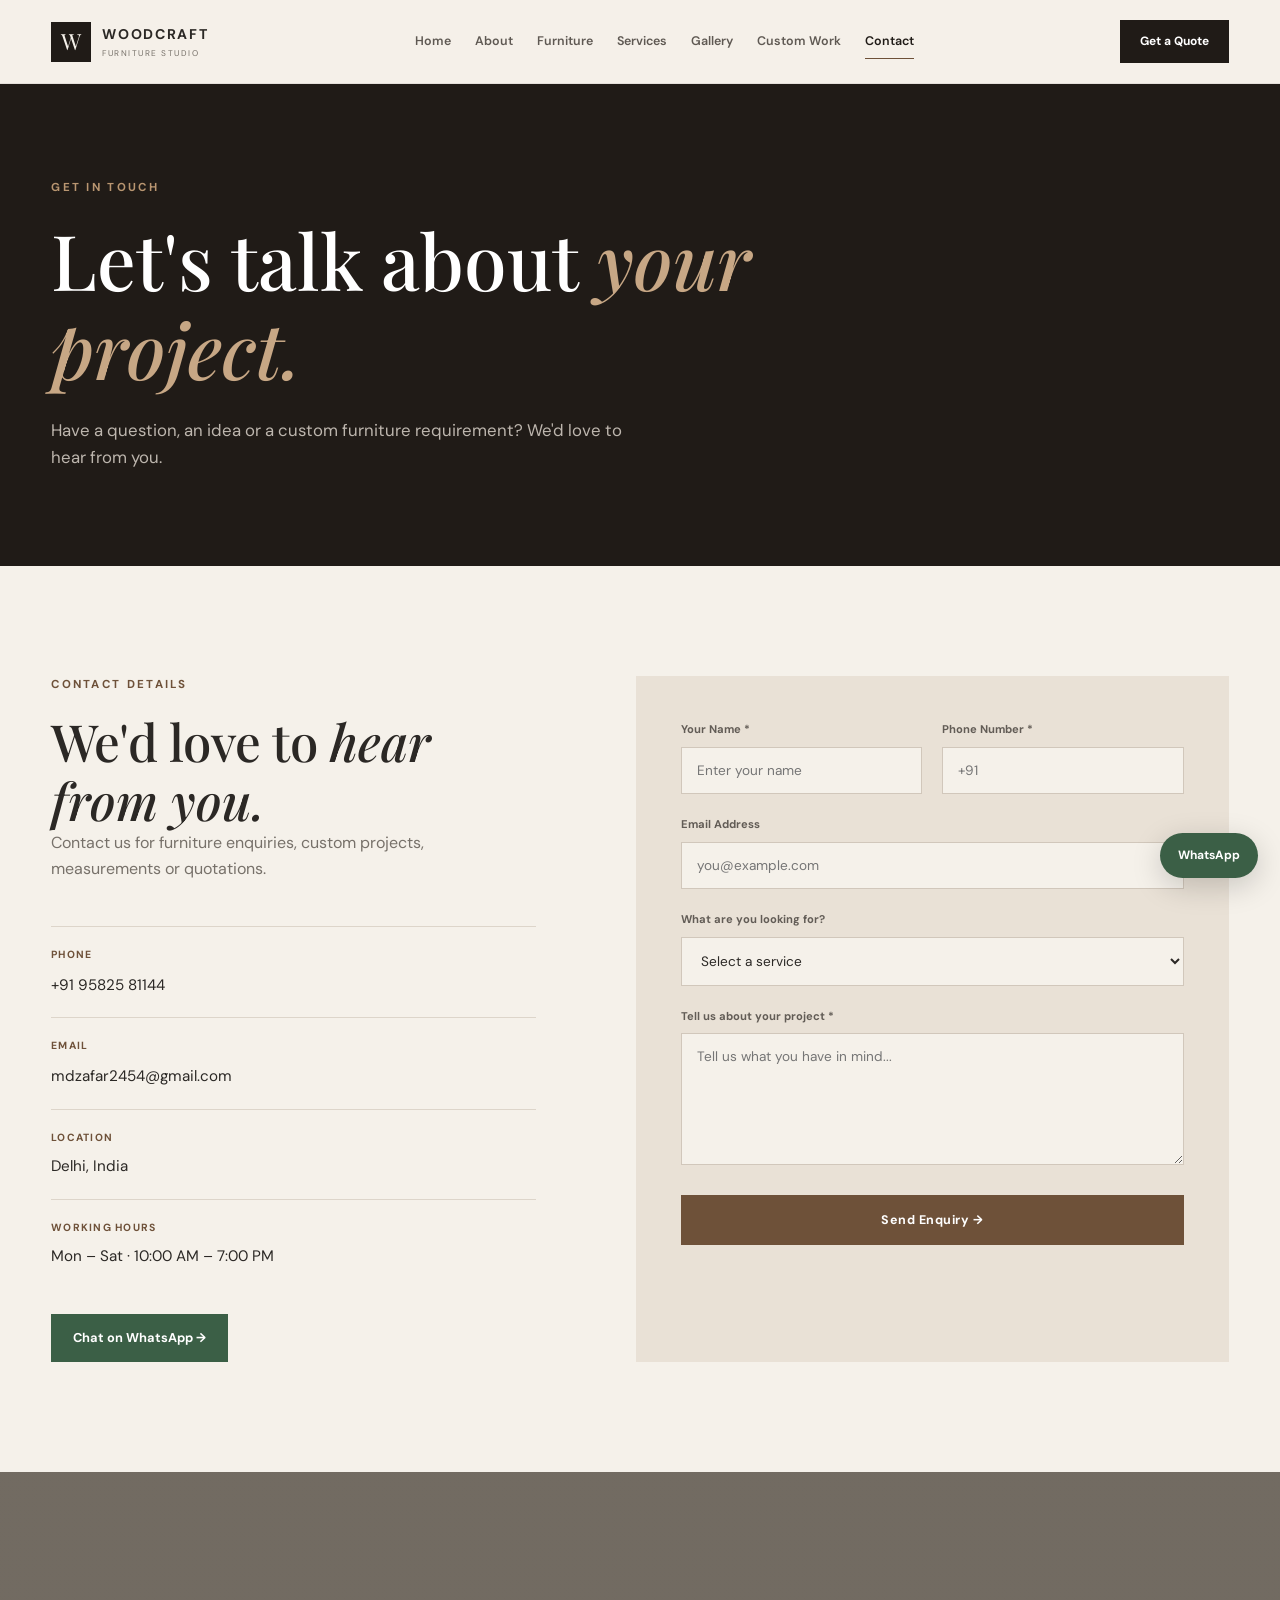
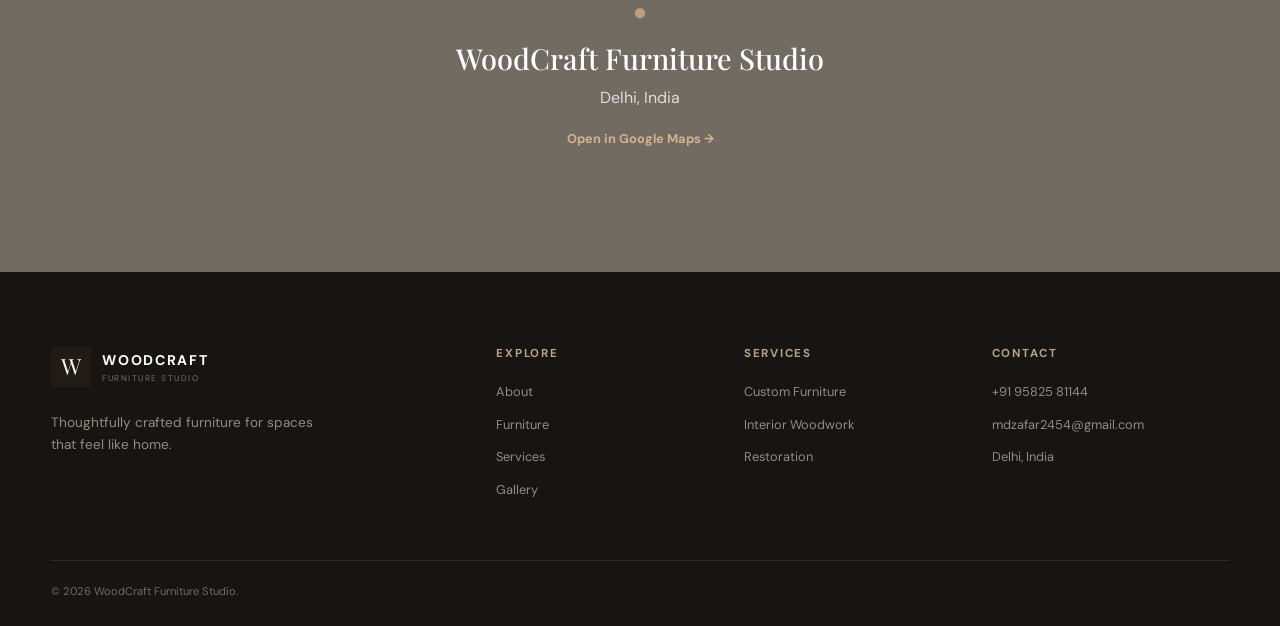
<file: contact.html>
<!DOCTYPE html>
<html lang="en">
<head>
    <meta charset="UTF-8">
    <meta name="viewport" content="width=device-width, initial-scale=1.0">

    <title>Contact | WoodCraft Furniture</title>

    <link rel="preconnect" href="https://fonts.googleapis.com">
    <link rel="preconnect" href="https://fonts.gstatic.com" crossorigin>
    <link href="https://fonts.googleapis.com/css2?family=DM+Sans:wght@400;500;600;700&family=Playfair+Display:wght@500;600;700&display=swap" rel="stylesheet">
    <link rel="icon" type="image/png" href="Assets/favicon.png">

    <link rel="stylesheet" href="CSS/style.css">
</head>

<body>

<header class="navbar">
    <div class="container nav-container">

        <a href="index.html" class="logo">
            <span class="logo-mark">W</span>
            <span>
                <strong>WOODCRAFT</strong>
                <small>FURNITURE STUDIO</small>
            </span>
        </a>

        <nav class="nav-menu" id="navMenu">
            <a href="index.html">Home</a>
            <a href="about.html">About</a>
            <a href="furniture.html">Furniture</a>
            <a href="services.html">Services</a>
            <a href="gallery.html">Gallery</a>
            <a href="custom-work.html">Custom Work</a>
            <a href="contact.html" class="active">Contact</a>
        </nav>

        <a href="contact.html" class="nav-button">Get a Quote</a>

        <button class="menu-toggle" id="menuToggle">☰</button>

    </div>
</header>


<section class="page-hero compact">

    <div class="container">

        <p class="section-label">GET IN TOUCH</p>

        <h1>
            Let's talk about
            <em>your project.</em>
        </h1>

        <p>
            Have a question, an idea or a custom furniture requirement?
            We'd love to hear from you.
        </p>

    </div>

</section>


<section class="section contact-section">

    <div class="container contact-grid">

        <div class="contact-info">

            <p class="section-label">CONTACT DETAILS</p>

            <h2 class="section-title">
                We'd love to
                <em>hear from you.</em>
            </h2>

            <p class="muted-text">
                Contact us for furniture enquiries, custom projects,
                measurements or quotations.
            </p>


            <div class="contact-details">

                <div class="contact-detail">
                    <span>PHONE</span>
                    <a href="tel:+919582581144">
                        +91 95825 81144
                    </a>
                </div>

                <div class="contact-detail">
                    <span>EMAIL</span>
                    <a href="mailto: mdzafar2454@gmail.com">
                        mdzafar2454@gmail.com
                    </a>
                </div>

                <div class="contact-detail">
                    <span>LOCATION</span>
                    <p>Delhi, India</p>
                </div>

                <div class="contact-detail">
                    <span>WORKING HOURS</span>
                    <p>Mon – Sat · 10:00 AM – 7:00 PM</p>
                </div>

            </div>


            <a href="https://wa.me/919582581144 target="_blank" class="whatsapp-large">
                Chat on WhatsApp →
            </a>

        </div>


        <div class="contact-form-wrapper">

            <form id="contactForm" class="contact-form">

                <div class="form-row">

                    <div class="form-group">
                        <label for="name">Your Name *</label>
                        <input type="text" id="name" name="name" placeholder="Enter your name" required>
                    </div>

                    <div class="form-group">
                        <label for="phone">Phone Number *</label>
                        <input type="tel" id="phone" name="phone" placeholder="+91" required>
                    </div>

                </div>


                <div class="form-group">
                    <label for="email">Email Address</label>
                    <input type="email" id="email" name="email" placeholder="you@example.com">
                </div>


                <div class="form-group">
                    <label for="service">What are you looking for?</label>

                    <select id="service" name="service">

                        <option value="">
                            Select a service
                        </option>

                        <option value="custom-furniture">
                            Custom Furniture
                        </option>

                        <option value="home-furniture">
                            Home Furniture
                        </option>

                        <option value="interior-woodwork">
                            Interior Woodwork
                        </option>

                        <option value="commercial">
                            Commercial Furniture
                        </option>

                        <option value="restoration">
                            Furniture Restoration
                        </option>

                    </select>

                </div>


                <div class="form-group">
                    <label for="message">Tell us about your project *</label>

                    <textarea
                        id="message"
                        name="message"
                        rows="6"
                        placeholder="Tell us what you have in mind..."
                        required
                    ></textarea>

                </div>


                <button type="submit" class="btn btn-primary form-submit">
                    Send Enquiry →
                </button>

                <p id="formMessage" class="form-message"></p>

            </form>

        </div>

    </div>

</section>


<section class="map-section">

    <div class="map-placeholder">

        <div>
            <span class="map-pin">●</span>
            <h3>WoodCraft Furniture Studio</h3>
            <p>Delhi, India</p>
            <a href="https://maps.app.goo.gl/AenvQhwag3n6UUD6A" target="_blank">
                Open in Google Maps →
            </a>
        </div>

    </div>

</section>


<footer class="footer">

    <div class="container">

        <div class="footer-grid">

            <div class="footer-brand">
                <a href="index.html" class="logo footer-logo">
                    <span class="logo-mark">W</span>
                    <span>
                        <strong>WOODCRAFT</strong>
                        <small>FURNITURE STUDIO</small>
                    </span>
                </a>

                <p>Thoughtfully crafted furniture for spaces that feel like home.</p>
            </div>

            <div class="footer-column">
                <h4>Explore</h4>
                <a href="about.html">About</a>
                <a href="furniture.html">Furniture</a>
                <a href="services.html">Services</a>
                <a href="gallery.html">Gallery</a>
            </div>

            <div class="footer-column">
                <h4>Services</h4>
                <a href="custom-work.html">Custom Furniture</a>
                <a href="services.html">Interior Woodwork</a>
                <a href="services.html">Restoration</a>
            </div>

            <div class="footer-column">
                <h4>Contact</h4>
                <a href="tel:+919582581144">+91 95825 81144</a>
                <a href="mailto:mdzafar2454@gmail.com">mdzafar2454@gmail.com</a>
                <p>Delhi, India</p>
            </div>

        </div>

        <div class="footer-bottom">
            <p>© <span id="year"></span> WoodCraft Furniture Studio.</p>
        </div>

    </div>

</footer>

<a href="https://wa.me/919582581144" class="whatsapp-btn" target="_blank">
    WhatsApp
</a>

<script src="JavaScript/script.js"></script>

</body>
</html>
</file>
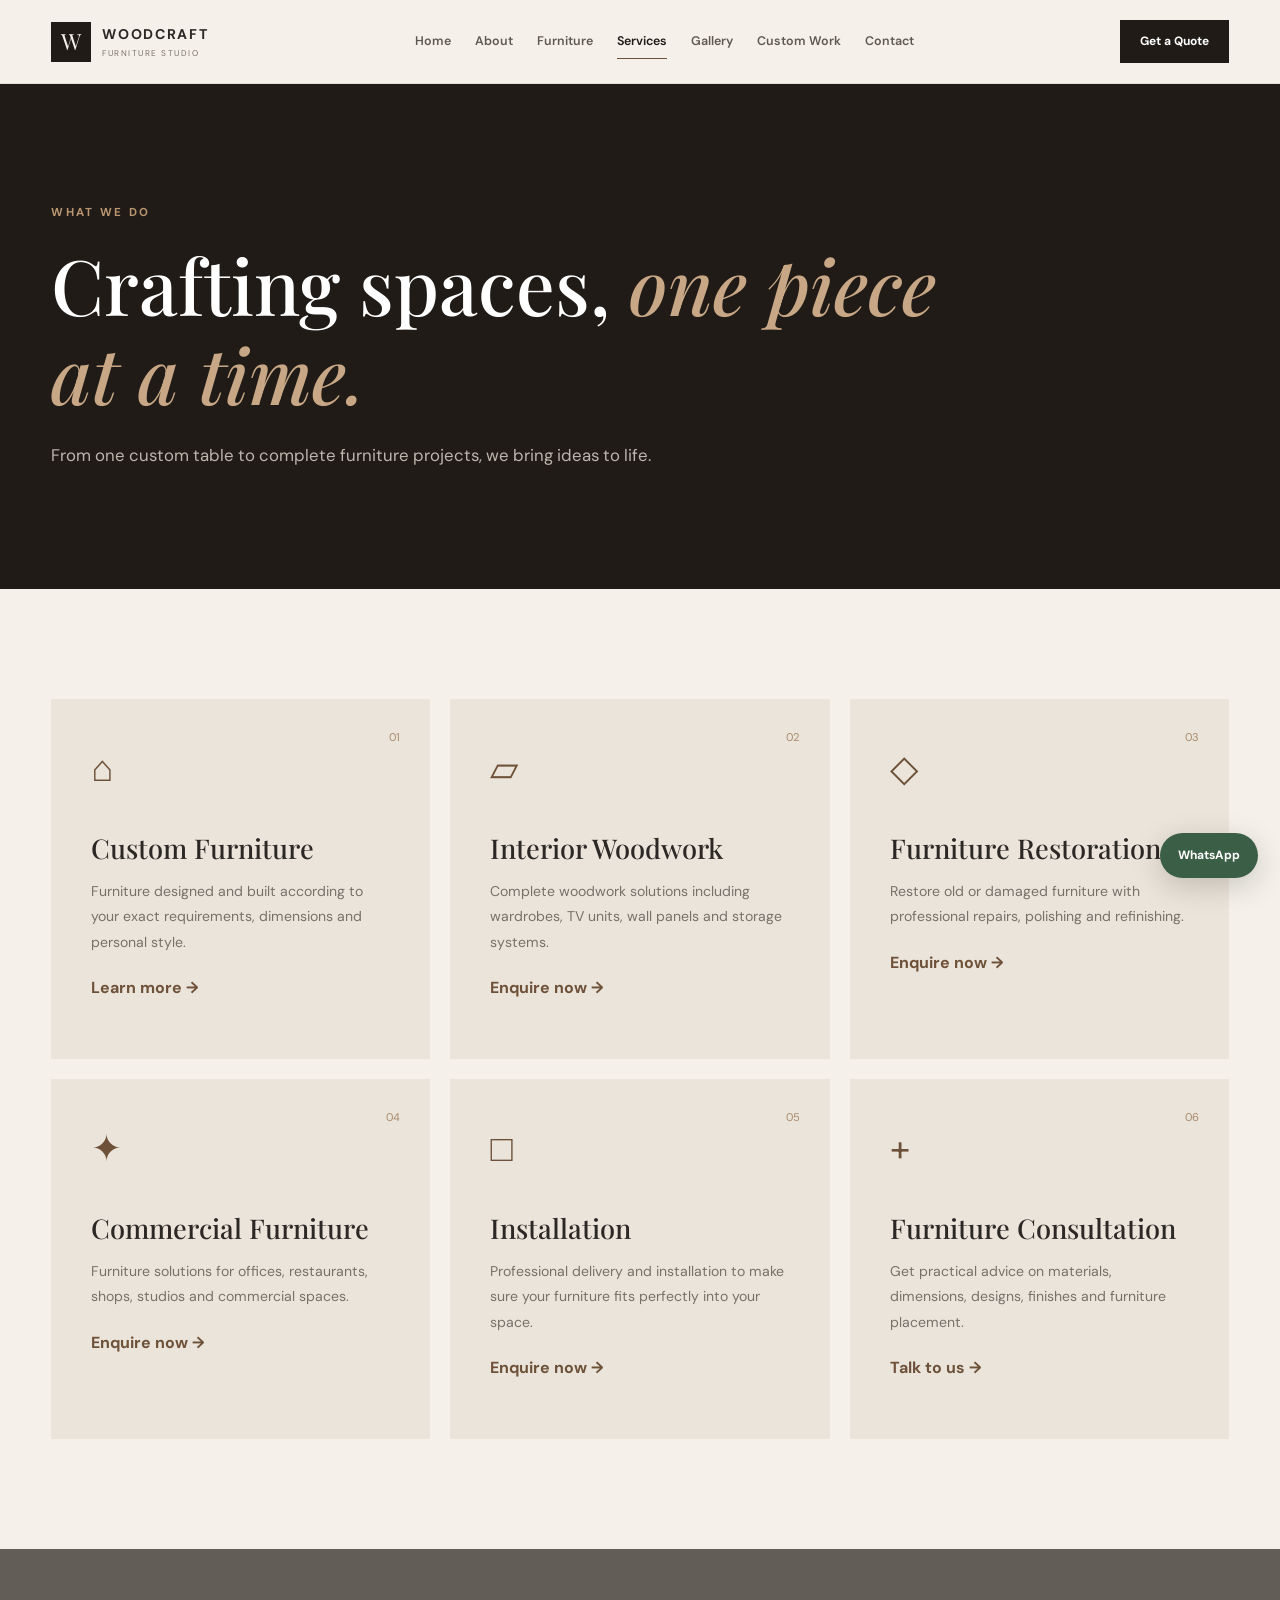
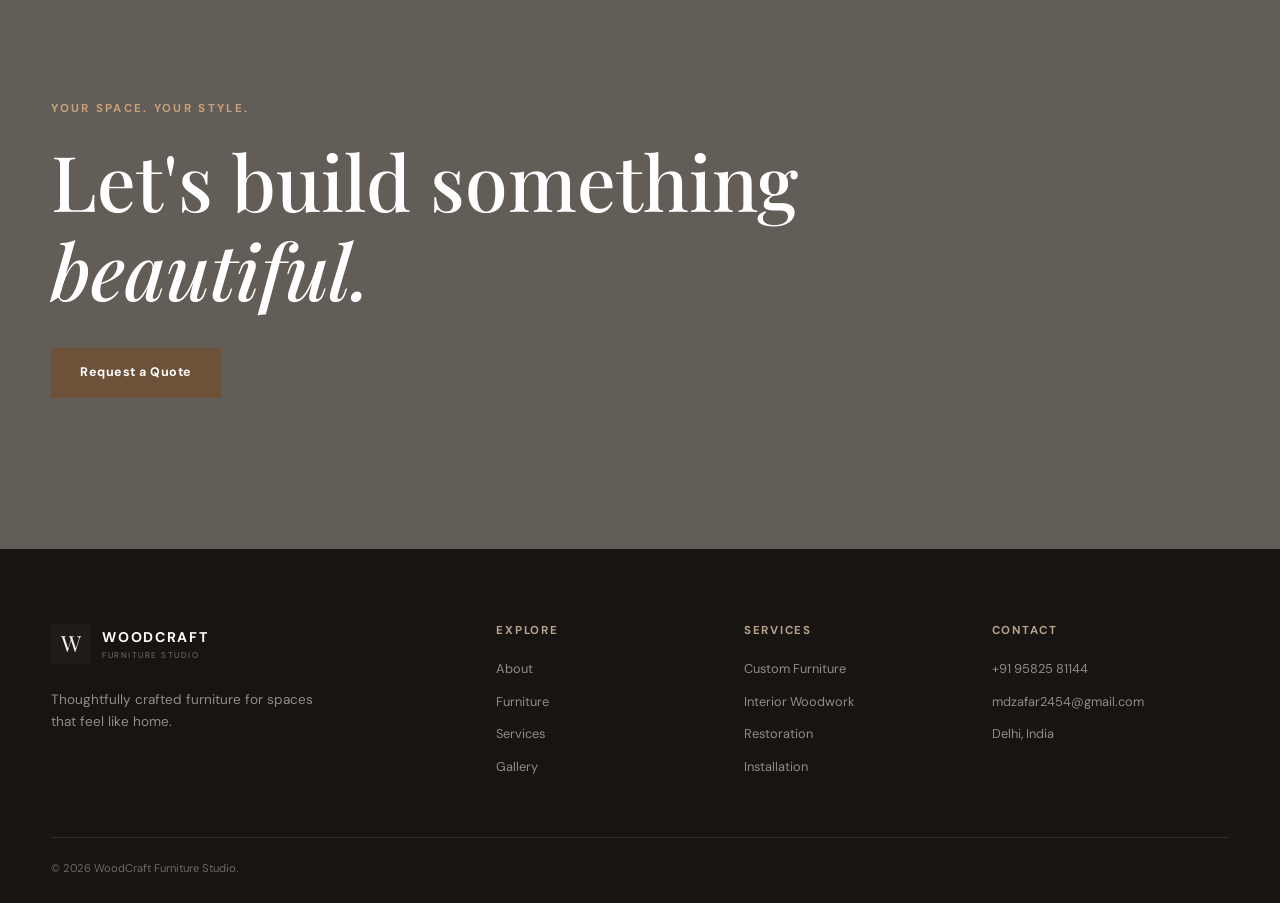
<file: services.html>
<!DOCTYPE html>
<html lang="en">
<head>
    <meta charset="UTF-8">
    <meta name="viewport" content="width=device-width, initial-scale=1.0">

    <title>Services | WoodCraft Furniture</title>

    <link rel="preconnect" href="https://fonts.googleapis.com">
    <link rel="preconnect" href="https://fonts.gstatic.com" crossorigin>
    <link href="https://fonts.googleapis.com/css2?family=DM+Sans:wght@400;500;600;700&family=Playfair+Display:wght@500;600;700&display=swap" rel="stylesheet">
    <link rel="icon" type="image/png" href="Assets/favicon.png">

    <link rel="stylesheet" href="CSS/style.css">
</head>

<body>

<header class="navbar">
    <div class="container nav-container">

        <a href="index.html" class="logo">
            <span class="logo-mark">W</span>
            <span>
                <strong>WOODCRAFT</strong>
                <small>FURNITURE STUDIO</small>
            </span>
        </a>

        <nav class="nav-menu" id="navMenu">
            <a href="index.html">Home</a>
            <a href="about.html">About</a>
            <a href="furniture.html">Furniture</a>
            <a href="services.html" class="active">Services</a>
            <a href="gallery.html">Gallery</a>
            <a href="custom-work.html">Custom Work</a>
            <a href="contact.html">Contact</a>
        </nav>

        <a href="contact.html" class="nav-button">Get a Quote</a>

        <button class="menu-toggle" id="menuToggle">☰</button>

    </div>
</header>


<section class="page-hero">

    <div class="container">

        <p class="section-label">WHAT WE DO</p>

        <h1>
            Crafting spaces,
            <em>one piece at a time.</em>
        </h1>

        <p>
            From one custom table to complete furniture projects,
            we bring ideas to life.
        </p>

    </div>

</section>


<section class="section">

    <div class="container services-grid">

        <article class="service-card">

            <span class="service-number">01</span>

            <div class="service-icon">⌂</div>

            <h3>Custom Furniture</h3>

            <p>
                Furniture designed and built according to your exact
                requirements, dimensions and personal style.
            </p>

            <a href="custom-work.html" class="text-link">
                Learn more →
            </a>

        </article>


        <article class="service-card">

            <span class="service-number">02</span>

            <div class="service-icon">▱</div>

            <h3>Interior Woodwork</h3>

            <p>
                Complete woodwork solutions including wardrobes,
                TV units, wall panels and storage systems.
            </p>

            <a href="contact.html" class="text-link">
                Enquire now →
            </a>

        </article>


        <article class="service-card">

            <span class="service-number">03</span>

            <div class="service-icon">◇</div>

            <h3>Furniture Restoration</h3>

            <p>
                Restore old or damaged furniture with professional
                repairs, polishing and refinishing.
            </p>

            <a href="contact.html" class="text-link">
                Enquire now →
            </a>

        </article>


        <article class="service-card">

            <span class="service-number">04</span>

            <div class="service-icon">✦</div>

            <h3>Commercial Furniture</h3>

            <p>
                Furniture solutions for offices, restaurants,
                shops, studios and commercial spaces.
            </p>

            <a href="contact.html" class="text-link">
                Enquire now →
            </a>

        </article>


        <article class="service-card">

            <span class="service-number">05</span>

            <div class="service-icon">□</div>

            <h3>Installation</h3>

            <p>
                Professional delivery and installation to make sure
                your furniture fits perfectly into your space.
            </p>

            <a href="contact.html" class="text-link">
                Enquire now →
            </a>

        </article>


        <article class="service-card">

            <span class="service-number">06</span>

            <div class="service-icon">+</div>

            <h3>Furniture Consultation</h3>

            <p>
                Get practical advice on materials, dimensions,
                designs, finishes and furniture placement.
            </p>

            <a href="contact.html" class="text-link">
                Talk to us →
            </a>

        </article>

    </div>

</section>


<section class="image-banner">

    <div class="image-banner-overlay"></div>

    <div class="container image-banner-content">

        <p class="section-label">YOUR SPACE. YOUR STYLE.</p>

        <h2>
            Let's build something
            <em>beautiful.</em>
        </h2>

        <a href="contact.html" class="btn btn-primary">
            Request a Quote
        </a>

    </div>

</section>


<footer class="footer">

    <div class="container">

        <div class="footer-grid">

            <div class="footer-brand">
                <a href="index.html" class="logo footer-logo">
                    <span class="logo-mark">W</span>
                    <span>
                        <strong>WOODCRAFT</strong>
                        <small>FURNITURE STUDIO</small>
                    </span>
                </a>

                <p>Thoughtfully crafted furniture for spaces that feel like home.</p>
            </div>

            <div class="footer-column">
                <h4>Explore</h4>
                <a href="about.html">About</a>
                <a href="furniture.html">Furniture</a>
                <a href="services.html">Services</a>
                <a href="gallery.html">Gallery</a>
            </div>

            <div class="footer-column">
                <h4>Services</h4>
                <a href="custom-work.html">Custom Furniture</a>
                <a href="services.html">Interior Woodwork</a>
                <a href="services.html">Restoration</a>
                <a href="services.html">Installation</a>
            </div>

            <div class="footer-column">
                <h4>Contact</h4>
                <a href="tel:+919582581144">+91 95825 81144</a>
                <a href="mailto:mdzafar2454@gmail.com">mdzafar2454@gmail.com</a>
                <p>Delhi, India</p>
            </div>

        </div>

        <div class="footer-bottom">
            <p>© <span id="year"></span> WoodCraft Furniture Studio.</p>
        </div>

    </div>

</footer>

<a href="https://wa.me/919582581144" class="whatsapp-btn" target="_blank">
    WhatsApp
</a>

<script src="JavaScript/script.js"></script>

</body>
</html>
</file>
<file: CSS/style.css>
/* =========================================
   WOODCRAFT FURNITURE
   MAIN STYLESHEET
========================================= */

:root {
    --dark: #201b17;
    --dark-2: #29231e;
    --brown: #6e5139;
    --brown-light: #a9825c;
    --cream: #f5f1ea;
    --cream-dark: #e8e0d4;
    --white: #ffffff;
    --text: #2b2825;
    --muted: #77716a;
    --border: #ddd5ca;

    --serif: "Playfair Display", Georgia, serif;
    --sans: "DM Sans", Arial, sans-serif;

    --container: 1200px;
    --transition: 0.3s ease;
}


/* RESET */

* {
    margin: 0;
    padding: 0;
    box-sizing: border-box;
}

html {
    scroll-behavior: smooth;
}

body {
    font-family: var(--sans);
    background: var(--cream);
    color: var(--text);
    line-height: 1.6;
    overflow-x: hidden;
}

img {
    width: 100%;
    display: block;
    object-fit: cover;
}

a {
    text-decoration: none;
    color: inherit;
}

button,
input,
textarea,
select {
    font-family: inherit;
}

button {
    cursor: pointer;
}

.container {
    width: min(92%, var(--container));
    margin: auto;
}


/* TYPOGRAPHY */

h1,
h2,
h3,
h4 {
    line-height: 1.15;
}

h1,
h2 {
    font-family: var(--serif);
}

em {
    font-family: var(--serif);
    font-style: italic;
    font-weight: 500;
}

.section {
    padding: 110px 0;
}

.section-label,
.eyebrow {
    color: var(--brown);
    font-size: 0.72rem;
    font-weight: 700;
    letter-spacing: 0.2em;
    margin-bottom: 18px;
}

.section-title {
    font-size: clamp(2.2rem, 4vw, 4rem);
    font-weight: 500;
    max-width: 650px;
}

.muted-text {
    color: var(--muted);
}

.large-text {
    font-size: 1.25rem;
    line-height: 1.8;
    margin-bottom: 20px;
}

.text-link {
    display: inline-block;
    color: var(--brown);
    font-weight: 700;
    margin-top: 20px;
    transition: var(--transition);
}

.text-link:hover {
    transform: translateX(5px);
}


/* NAVBAR */

.navbar {
    position: fixed;
    top: 0;
    left: 0;
    width: 100%; 
    z-index: 1000;     
    height: 84px;
    background: rgba(245, 241, 234, 0.96);
    border-bottom: 1px solid rgba(0, 0, 0, 0.07);
    display: flex;
    align-items: center;
    position: relative;
    z-index: 1000;
}

.nav-container {
    display: flex;
    align-items: center;
    justify-content: space-between;
    gap: 30px;
}

.logo {
    display: flex;
    align-items: center;
    gap: 11px;
    flex-shrink: 0;
}

.logo-mark {
    width: 40px;
    height: 40px;
    background: var(--dark);
    color: var(--cream);
    display: grid;
    place-items: center;
    font-family: var(--serif);
    font-size: 1.4rem;
}

.logo strong {
    display: block;
    font-size: 0.88rem;
    letter-spacing: 0.12em;
}

.logo small {
    display: block;
    font-size: 0.52rem;
    letter-spacing: 0.18em;
    color: var(--muted);
    margin-top: 1px;
}

.nav-menu {
    display: flex;
    align-items: center;
    gap: 24px;
}

.nav-menu a {
    font-size: 0.78rem;
    font-weight: 600;
    color: #5f5953;
    position: relative;
    padding: 8px 0;
}

.nav-menu a::after {
    content: "";
    position: absolute;
    left: 0;
    bottom: 0;
    width: 0;
    height: 1px;
    background: var(--brown);
    transition: var(--transition);
}

.nav-menu a:hover,
.nav-menu a.active {
    color: var(--dark);
}

.nav-menu a:hover::after,
.nav-menu a.active::after {
    width: 100%;
}

.nav-button {
    padding: 12px 20px;
    background: var(--dark);
    color: var(--white);
    font-size: 0.75rem;
    font-weight: 700;
    transition: var(--transition);
}

.nav-button:hover {
    background: var(--brown);
}

.menu-toggle {
    display: none;
    border: 0;
    background: none;
    font-size: 1.7rem;
}


/* HERO */

.hero {
    min-height: calc(100vh - 84px);
    background:
        url("https://images.unsplash.com/photo-1600210492486-724fe5c67fb0?auto=format&fit=crop&w=2000&q=90")
        center/cover no-repeat;
    position: relative;
    display: flex;
    align-items: center;
    color: var(--white);
}

.hero-overlay {
    position: absolute;
    inset: 0;
    background: linear-gradient(
        90deg,
        rgba(20, 16, 13, 0.84),
        rgba(20, 16, 13, 0.3),
        rgba(20, 16, 13, 0.05)
    );
}

.hero-content {
    position: relative;
    z-index: 2;
    max-width: 780px;
}

.hero .eyebrow {
    color: #d9c0a4;
}

.hero h1 {
    font-size: clamp(3.5rem, 7vw, 7rem);
    line-height: 0.98;
    font-weight: 500;
    margin-bottom: 28px;
}

.hero h1 span {
    display: block;
    font-style: italic;
    color: #dbc1a4;
}

.hero-description {
    max-width: 550px;
    font-size: 1.15rem;
    color: #e7e0d8;
    margin-bottom: 35px;
}

.hero-buttons {
    display: flex;
    gap: 15px;
    flex-wrap: wrap;
}

.btn {
    display: inline-flex;
    justify-content: center;
    align-items: center;
    min-height: 50px;
    padding: 0 28px;
    font-size: 0.78rem;
    font-weight: 700;
    letter-spacing: 0.04em;
    border: 1px solid transparent;
    transition: var(--transition);
}

.btn-primary {
    background: var(--brown);
    color: var(--white);
}

.btn-primary:hover {
    background: var(--brown-light);
    transform: translateY(-2px);
}

.btn-outline {
    border-color: rgba(255,255,255,0.5);
    color: var(--white);
}

.btn-outline:hover {
    background: var(--white);
    color: var(--dark);
}

.hero-scroll {
    position: absolute;
    bottom: 30px;
    left: 50%;
    transform: translateX(-50%);
    font-size: 0.65rem;
    letter-spacing: 0.12em;
    text-transform: uppercase;
    opacity: 0.8;
    display: flex;
    align-items: center;
    gap: 10px;
}

.hero-scroll span {
    width: 35px;
    height: 1px;
    background: white;
}


/* INTRO */

.intro-section {
    background: var(--cream);
}

.intro-grid {
    display: grid;
    grid-template-columns: 1fr 1fr;
    gap: 100px;
    align-items: start;
}


/* SECTION HEADING */

.section-heading {
    display: flex;
    justify-content: space-between;
    align-items: end;
    gap: 30px;
    margin-bottom: 50px;
}


/* CATEGORIES */

.category-grid {
    display: grid;
    grid-template-columns: 1.4fr 1fr;
    grid-template-rows: 280px 280px;
    gap: 18px;
}

.category-card {
    position: relative;
    overflow: hidden;
}

.category-large {
    grid-row: span 2;
}

.category-card img {
    height: 100%;
    transition: transform 0.7s ease;
}

.category-card:hover img {
    transform: scale(1.05);
}

.category-overlay {
    position: absolute;
    inset: 0;
    display: flex;
    flex-direction: column;
    justify-content: end;
    padding: 30px;
    color: var(--white);
    background: linear-gradient(
        transparent 40%,
        rgba(20, 15, 10, 0.78)
    );
}

.category-overlay span {
    font-size: 0.7rem;
    opacity: 0.7;
    margin-bottom: 8px;
}

.category-overlay h3 {
    font-family: var(--serif);
    font-size: 2rem;
    font-weight: 500;
}


/* PRODUCTS */

.featured-section {
    background: #ebe4da;
}

.product-grid {
    display: grid;
    grid-template-columns: repeat(3, 1fr);
    gap: 24px;
}

.product-card {
    min-width: 0;
}

.product-image {
    height: 430px;
    position: relative;
    overflow: hidden;
    background: #ddd;
}

.product-image img {
    height: 100%;
    transition: transform 0.6s ease;
}

.product-card:hover .product-image img {
    transform: scale(1.04);
}

.product-tag {
    position: absolute;
    left: 15px;
    top: 15px;
    padding: 7px 10px;
    background: var(--white);
    font-size: 0.6rem;
    font-weight: 700;
    letter-spacing: 0.08em;
}

.product-info {
    padding: 20px 2px;
    display: flex;
    justify-content: space-between;
    gap: 15px;
}

.product-info h3 {
    font-family: var(--serif);
    font-size: 1.35rem;
    font-weight: 500;
}

.product-info p {
    color: var(--muted);
    font-size: 0.78rem;
    margin-top: 5px;
}

.product-price {
    white-space: nowrap;
    color: var(--brown);
    font-weight: 700;
    font-size: 0.85rem;
}


/* DARK SECTION */

.dark-section {
    background: var(--dark);
    color: var(--white);
}

.dark-heading {
    margin-bottom: 70px;
}

.dark-heading .section-label {
    color: #b99671;
}

.dark-heading h2 {
    font-size: clamp(2.7rem, 5vw, 5rem);
    font-weight: 500;
}

.dark-heading h2 em {
    color: #c7a785;
}

.features-grid {
    display: grid;
    grid-template-columns: repeat(4, 1fr);
    gap: 40px;
}

.feature {
    border-top: 1px solid rgba(255,255,255,0.18);
    padding-top: 25px;
}

.feature-number {
    color: #a98a6c;
    font-size: 0.7rem;
}

.feature h3 {
    font-family: var(--serif);
    font-size: 1.5rem;
    font-weight: 500;
    margin: 30px 0 15px;
}

.feature p {
    color: #b9b2aa;
    font-size: 0.9rem;
    line-height: 1.8;
}


/* CTA */

.cta-section {
    padding: 130px 20px;
    text-align: center;
    background: var(--cream-dark);
}

.cta-content {
    max-width: 700px;
    margin: auto;
}

.cta-section h2 {
    font-size: clamp(3rem, 6vw, 6rem);
    font-weight: 500;
    line-height: 1;
    margin-bottom: 25px;
}

.cta-section h2 em {
    color: var(--brown);
}

.cta-section p:not(.section-label) {
    color: var(--muted);
    max-width: 500px;
    margin: 0 auto 30px;
}


/* FOOTER */

.footer {
    background: #171411;
    color: white;
    padding: 75px 0 25px;
}

.footer-grid {
    display: grid;
    grid-template-columns: 2fr 1fr 1fr 1.2fr;
    gap: 50px;
    padding-bottom: 60px;
}

.footer-logo {
    margin-bottom: 25px;
}

.footer-brand > p {
    color: #928c85;
    max-width: 280px;
    font-size: 0.85rem;
}

.footer-column {
    display: flex;
    flex-direction: column;
    gap: 12px;
}

.footer-column h4 {
    font-size: 0.72rem;
    text-transform: uppercase;
    letter-spacing: 0.15em;
    color: #b7a28b;
    margin-bottom: 10px;
}

.footer-column a,
.footer-column p {
    color: #928c85;
    font-size: 0.8rem;
}

.footer-column a:hover {
    color: white;
}

.footer-bottom {
    border-top: 1px solid rgba(255,255,255,0.1);
    padding-top: 22px;
    display: flex;
    justify-content: space-between;
    gap: 20px;
    color: #6f6a65;
    font-size: 0.7rem;
}


/* PAGE HERO */

.page-hero {
    background: var(--dark);
    color: var(--white);
    padding: 120px 0;
}

.page-hero.compact {
    padding: 95px 0;
}

.page-hero .section-label {
    color: #b99671;
}

.page-hero h1 {
    font-size: clamp(3rem, 6vw, 6rem);
    font-weight: 500;
    max-width: 900px;
    margin-bottom: 25px;
}

.page-hero h1 em {
    color: #c7a785;
}

.page-hero p:not(.section-label) {
    color: #bdb6ae;
    max-width: 600px;
    font-size: 1.05rem;
}


/* ABOUT */

.story-grid {
    display: grid;
    grid-template-columns: 1fr 1fr;
    gap: 90px;
    align-items: center;
}

.story-image {
    height: 650px;
}

.story-image img {
    height: 100%;
}

.story-content > p:not(.section-label) {
    color: var(--muted);
    margin-top: 25px;
    line-height: 1.9;
}

.centered {
    text-align: center;
}

.centered h2 {
    margin: auto;
}

.values-grid {
    display: grid;
    grid-template-columns: repeat(3, 1fr);
    gap: 25px;
}

.value-card {
    padding: 35px;
    border: 1px solid rgba(255,255,255,0.15);
}

.value-card > span {
    color: #a98a6c;
    font-size: 0.75rem;
}

.value-card h3 {
    font-family: var(--serif);
    font-size: 1.7rem;
    font-weight: 500;
    margin: 40px 0 15px;
}

.value-card p {
    color: #aaa39c;
    font-size: 0.9rem;
}

.stats-section {
    background: #e8e0d4;
}

.stats-grid {
    display: grid;
    grid-template-columns: repeat(4, 1fr);
}

.stat {
    text-align: center;
    padding: 25px;
    border-right: 1px solid var(--border);
}

.stat:last-child {
    border: none;
}

.stat strong {
    display: block;
    font-family: var(--serif);
    font-size: 3.2rem;
    font-weight: 500;
    color: var(--brown);
}

.stat span {
    color: var(--muted);
    font-size: 0.75rem;
}


/* FILTERS */

.filter-buttons {
    display: flex;
    gap: 10px;
    flex-wrap: wrap;
    margin-bottom: 45px;
}

.filter-btn {
    border: 1px solid var(--border);
    background: transparent;
    padding: 11px 18px;
    color: var(--muted);
    font-size: 0.75rem;
    transition: var(--transition);
}

.filter-btn:hover,
.filter-btn.active {
    background: var(--dark);
    border-color: var(--dark);
    color: white;
}

.furniture-products {
    grid-template-columns: repeat(3, 1fr);
}


/* SERVICES */

.services-grid {
    display: grid;
    grid-template-columns: repeat(3, 1fr);
    gap: 20px;
}

.service-card {
    background: #ebe4da;
    padding: 40px;
    min-height: 360px;
    position: relative;
    transition: var(--transition);
}

.service-card:hover {
    transform: translateY(-7px);
    background: #e3d9ca;
}

.service-number {
    position: absolute;
    top: 30px;
    right: 30px;
    color: #a98a6c;
    font-size: 0.7rem;
}

.service-icon {
    font-size: 2.3rem;
    color: var(--brown);
    margin-bottom: 35px;
}

.service-card h3 {
    font-family: var(--serif);
    font-size: 1.7rem;
    font-weight: 500;
    margin-bottom: 15px;
}

.service-card p {
    color: var(--muted);
    font-size: 0.88rem;
    line-height: 1.8;
}

.image-banner {
    min-height: 600px;
    background: url("https://images.unsplash.com/photo-1600210492486-724fe5c67fb0?auto=format&fit=crop&w=1800&q=85") center/cover;
    position: relative;
    color: white;
    display: flex;
    align-items: center;
}

.image-banner-overlay {
    position: absolute;
    inset: 0;
    background: rgba(20, 15, 10, 0.65);
}

.image-banner-content {
    position: relative;
    z-index: 1;
}

.image-banner .section-label {
    color: #c6a17d;
}

.image-banner h2 {
    font-size: clamp(3rem, 6vw, 6rem);
    max-width: 800px;
    font-weight: 500;
    margin-bottom: 35px;
}


/* GALLERY */

.gallery-grid {
    display: grid;
    grid-template-columns: repeat(2, 1fr);
    grid-auto-rows: 350px;
    gap: 18px;
}

.gallery-item {
    position: relative;
    overflow: hidden;
}

.gallery-item img {
    height: 100%;
    transition: transform 0.7s ease;
}

.gallery-item:hover img {
    transform: scale(1.04);
}

.gallery-wide {
    grid-column: span 2;
}

.gallery-tall {
    grid-row: span 2;
}

.gallery-caption {
    position: absolute;
    left: 0;
    right: 0;
    bottom: 0;
    padding: 30px;
    color: white;
    background: linear-gradient(transparent, rgba(0,0,0,0.8));
}

.gallery-caption span {
    font-size: 0.65rem;
    letter-spacing: 0.12em;
    text-transform: uppercase;
}

.gallery-caption h3 {
    font-family: var(--serif);
    font-size: 1.6rem;
    font-weight: 500;
    margin-top: 5px;
}


/* CUSTOM */

.custom-hero {
    min-height: 650px;
    background: url("https://images.unsplash.com/photo-1601058268499-e52658b8bb88?auto=format&fit=crop&w=1800&q=85") center/cover;
    position: relative;
    color: white;
    display: flex;
    align-items: center;
}

.custom-hero-overlay {
    position: absolute;
    inset: 0;
    background: rgba(25, 18, 12, 0.68);
}

.custom-hero-content {
    position: relative;
    z-index: 1;
}

.custom-hero .section-label {
    color: #c6a17d;
}

.custom-hero h1 {
    font-size: clamp(3.5rem, 7vw, 7rem);
    font-weight: 500;
    line-height: 1;
    margin-bottom: 30px;
}

.custom-hero h1 em {
    color: #d0ad89;
}

.custom-hero p:not(.section-label) {
    max-width: 600px;
    color: #d9d1c8;
    margin-bottom: 35px;
    font-size: 1.1rem;
}

.process-grid {
    display: grid;
    grid-template-columns: repeat(4, 1fr);
    gap: 25px;
}

.process-step {
    border-top: 1px solid var(--border);
    padding-top: 25px;
}

.process-step > span {
    color: var(--brown);
    font-size: 0.7rem;
}

.process-step h3 {
    font-family: var(--serif);
    font-size: 1.5rem;
    font-weight: 500;
    margin: 35px 0 15px;
}

.process-step p {
    color: var(--muted);
    font-size: 0.85rem;
}

.material-section {
    background: #ebe4da;
}

.material-grid {
    display: grid;
    grid-template-columns: 1fr 1fr;
    gap: 90px;
    align-items: center;
}

.material-image {
    height: 600px;
}

.material-image img {
    height: 100%;
}

.choice-list {
    margin-top: 40px;
}

.choice-list > div {
    border-top: 1px solid var(--border);
    padding: 20px 0;
}

.choice-list strong {
    font-family: var(--serif);
    font-size: 1.3rem;
    font-weight: 500;
}

.choice-list p {
    color: var(--muted);
    font-size: 0.85rem;
    margin-top: 5px;
}


/* CONTACT */

.contact-section {
    background: var(--cream);
}

.contact-grid {
    display: grid;
    grid-template-columns: 0.9fr 1.1fr;
    gap: 100px;
}

.contact-details {
    margin-top: 45px;
}

.contact-detail {
    padding: 20px 0;
    border-top: 1px solid var(--border);
}

.contact-detail span {
    display: block;
    color: var(--brown);
    font-size: 0.65rem;
    font-weight: 700;
    letter-spacing: 0.12em;
    margin-bottom: 8px;
}

.contact-detail a,
.contact-detail p {
    font-size: 0.95rem;
    color: var(--text);
}

.contact-detail a:hover {
    color: var(--brown);
}

.whatsapp-large {
    display: inline-block;
    margin-top: 25px;
    background: #3b5f46;
    color: white;
    padding: 14px 22px;
    font-size: 0.8rem;
    font-weight: 700;
}

.contact-form-wrapper {
    background: #e9e1d6;
    padding: 45px;
}

.form-row {
    display: grid;
    grid-template-columns: 1fr 1fr;
    gap: 20px;
}

.form-group {
    margin-bottom: 22px;
}

.form-group label {
    display: block;
    font-size: 0.7rem;
    font-weight: 700;
    margin-bottom: 8px;
    color: #625c56;
}

.form-group input,
.form-group textarea,
.form-group select {
    width: 100%;
    border: 1px solid #d1c7bb;
    background: var(--cream);
    padding: 14px 15px;
    outline: none;
    font-size: 0.85rem;
    color: var(--text);
    transition: var(--transition);
}

.form-group textarea {
    resize: vertical;
}

.form-group input:focus,
.form-group textarea:focus,
.form-group select:focus {
    border-color: var(--brown);
}

.form-submit {
    border: none;
    width: 100%;
}

.form-message {
    text-align: center;
    font-size: 0.8rem;
    margin-top: 15px;
    color: var(--brown);
}

.map-section {
    height: 400px;
}

.map-placeholder {
    height: 100%;
    background:
        linear-gradient(rgba(70, 62, 52, 0.75), rgba(70, 62, 52, 0.75)),
        url("https://images.unsplash.com/photo-1524666041070-9c8764153d93?auto=format&fit=crop&w=1800&q=80")
        center/cover;
    display: grid;
    place-items: center;
    text-align: center;
    color: white;
}

.map-placeholder h3 {
    font-family: var(--serif);
    font-size: 1.8rem;
    font-weight: 500;
    margin: 10px 0;
}

.map-placeholder p {
    color: #ddd;
    margin-bottom: 15px;
}

.map-placeholder a {
    color: #d3b28f;
    font-size: 0.8rem;
    font-weight: 700;
}

.map-pin {
    font-size: 1.5rem;
    color: #c19c77;
}


/* WHATSAPP */

.whatsapp-btn {
    position: fixed;
    right: 22px;
    bottom: 22px;
    z-index: 900;
    background: #3b5f46;
    color: white;
    padding: 13px 18px;
    border-radius: 30px;
    font-size: 0.75rem;
    font-weight: 700;
    box-shadow: 0 8px 30px rgba(0,0,0,0.18);
}


/* ANIMATION */

.reveal {
    opacity: 0;
    transform: translateY(25px);
    transition: 0.7s ease;
}

.reveal.visible {
    opacity: 1;
    transform: translateY(0);
}


/* RESPONSIVE */

@media (max-width: 1050px) {

    .nav-menu {
        gap: 14px;
    }

    .nav-menu a {
        font-size: 0.7rem;
    }

    .nav-button {
        display: none;
    }

    .features-grid {
        grid-template-columns: repeat(2, 1fr);
    }

    .services-grid {
        grid-template-columns: repeat(2, 1fr);
    }

    .process-grid {
        grid-template-columns: repeat(2, 1fr);
        gap: 45px;
    }

}


@media (max-width: 800px) {

    .section {
        padding: 75px 0;
    }

    .navbar {
        height: 72px;
    }

    .nav-menu {
        position: fixed;
        top: 72px;
        left: 0;
        right: 0;
        background: var(--cream);
        flex-direction: column;
        align-items: stretch;
        gap: 0;
        padding: 15px 5%;
        border-bottom: 1px solid var(--border);
        transform: translateY(-120%);
        transition: 0.35s ease;
        box-shadow: 0 15px 30px rgba(0,0,0,0.08);
    }

    .nav-menu.open {
        transform: translateY(0);
    }

    .nav-menu a {
        padding: 15px 0;
        font-size: 0.85rem;
        border-bottom: 1px solid var(--border);
    }

    .menu-toggle {
        display: block;
    }

    .hero {
        min-height: 720px;
    }

    .hero h1 {
        font-size: clamp(3.1rem, 14vw, 5rem);
    }

    .intro-grid,
    .story-grid,
    .material-grid,
    .contact-grid {
        grid-template-columns: 1fr;
        gap: 50px;
    }

    .category-grid {
        grid-template-columns: 1fr;
        grid-template-rows: repeat(3, 300px);
    }

    .category-large {
        grid-row: auto;
    }

    .product-grid,
    .furniture-products {
        grid-template-columns: repeat(2, 1fr);
    }

    .product-image {
        height: 350px;
    }

    .values-grid {
        grid-template-columns: 1fr;
    }

    .stats-grid {
        grid-template-columns: repeat(2, 1fr);
    }

    .stat {
        border-bottom: 1px solid var(--border);
    }

    .services-grid {
        grid-template-columns: 1fr;
    }

    .gallery-grid {
        grid-template-columns: 1fr;
        grid-auto-rows: 350px;
    }

    .gallery-wide {
        grid-column: auto;
    }

    .gallery-tall {
        grid-row: auto;
    }

    .footer-grid {
        grid-template-columns: repeat(2, 1fr);
    }

}


@media (max-width: 550px) {

    .section {
        padding: 60px 0;
    }

    .logo strong {
        font-size: 0.75rem;
    }

    .logo small {
        font-size: 0.45rem;
    }

    .logo-mark {
        width: 35px;
        height: 35px;
    }

    .hero {
        min-height: 650px;
    }

    .hero-description {
        font-size: 1rem;
    }

    .hero-buttons {
        flex-direction: column;
        align-items: stretch;
    }

    .btn {
        width: 100%;
    }

    .section-heading {
        align-items: start;
        flex-direction: column;
    }

    .product-grid,
    .furniture-products {
        grid-template-columns: 1fr;
    }

    .product-image {
        height: 420px;
    }

    .features-grid,
    .process-grid {
        grid-template-columns: 1fr;
    }

    .stats-grid {
        grid-template-columns: 1fr 1fr;
    }

    .stat strong {
        font-size: 2.2rem;
    }

    .story-image,
    .material-image {
        height: 450px;
    }

    .contact-form-wrapper {
        padding: 25px;
    }

    .form-row {
        grid-template-columns: 1fr;
        gap: 0;
    }

    .footer-grid {
        grid-template-columns: 1fr;
        gap: 35px;
    }

    .footer-bottom {
        flex-direction: column;
    }

    .whatsapp-btn {
        right: 15px;
        bottom: 15px;
    }

}
</file>
